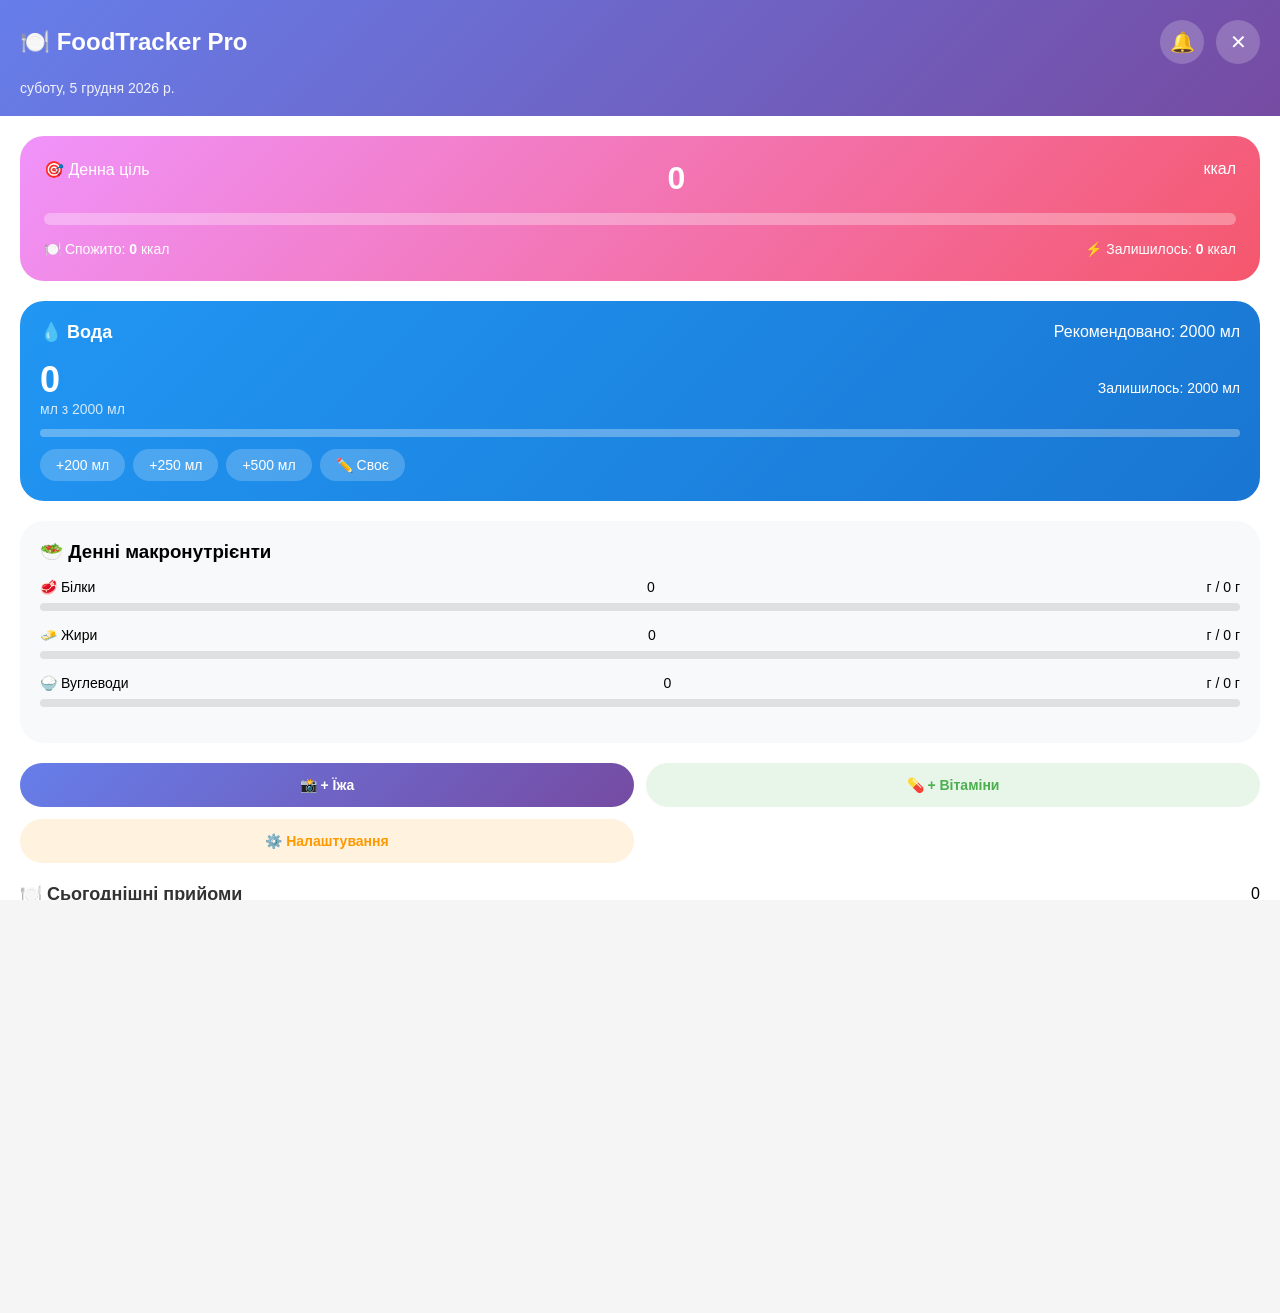
<file: webapp/index.html>
<!DOCTYPE html>
<html lang="uk">
<head>
    <meta charset="UTF-8">
    <meta name="viewport" content="width=device-width, initial-scale=1.0, viewport-fit=cover">
    <title>FoodTracker Pro</title>
    <style>
        * { margin: 0; padding: 0; box-sizing: border-box; }
        html, body { width: 100%; height: 100%; margin: 0; padding: 0; overflow-x: hidden; }
        body { font-family: -apple-system, BlinkMacSystemFont, 'Segoe UI', Roboto, Helvetica, Arial, sans-serif; background: #f5f5f5; min-height: 100vh; }
        .app-container { width: 100%; min-height: 100vh; background: white; padding-bottom: 80px; }
        
        /* Хедер */
        .header { background: linear-gradient(135deg, #667eea 0%, #764ba2 100%); color: white; padding: 20px; position: sticky; top: 0; z-index: 100; }
        .header-top { display: flex; justify-content: space-between; align-items: center; margin-bottom: 16px; }
        .header h1 { font-size: 24px; font-weight: 600; }
        .exit-btn { background: rgba(255,255,255,0.2); border: none; color: white; width: 44px; height: 44px; border-radius: 22px; font-size: 20px; cursor: pointer; transition: all 0.3s; }
        .exit-btn:hover { background: rgba(255,255,255,0.3); transform: scale(1.05); }
        .date-info { font-size: 14px; opacity: 0.9; }
        
        /* Картка калорій */
        .calorie-card { background: linear-gradient(135deg, #f093fb 0%, #f5576c 100%); margin: 20px; padding: 24px; border-radius: 24px; color: white; }
        .calorie-header { display: flex; justify-content: space-between; margin-bottom: 16px; }
        .calorie-goal { font-size: 32px; font-weight: bold; }
        .progress-bar { background: rgba(255,255,255,0.3); height: 12px; border-radius: 6px; overflow: hidden; margin: 16px 0; }
        .progress-fill { background: white; height: 100%; width: 0%; transition: width 0.5s ease; }
        .calorie-stats { display: flex; justify-content: space-between; font-size: 14px; }
        
        /* Картка води */
        .water-card { background: linear-gradient(135deg, #2196f3 0%, #1976d2 100%); margin: 20px; padding: 20px; border-radius: 24px; color: white; }
        .water-header { display: flex; justify-content: space-between; align-items: center; margin-bottom: 16px; }
        .water-header h3 { font-size: 18px; }
        .water-stats { display: flex; justify-content: space-between; align-items: center; }
        .water-amount { font-size: 36px; font-weight: bold; }
        .water-goal { font-size: 14px; opacity: 0.8; }
        .water-progress { background: rgba(255,255,255,0.3); height: 8px; border-radius: 4px; overflow: hidden; margin: 12px 0; }
        .water-fill { background: white; height: 100%; width: 0%; transition: width 0.5s ease; }
        .water-buttons { display: flex; gap: 8px; margin-top: 12px; }
        .water-btn { background: rgba(255,255,255,0.2); border: none; color: white; padding: 8px 16px; border-radius: 20px; cursor: pointer; font-size: 14px; }
        .water-btn:hover { background: rgba(255,255,255,0.3); }
        
        /* Картка макронутрієнтів */
        .macros-card { background: #f8f9fa; margin: 20px; padding: 20px; border-radius: 24px; }
        .macro-item { margin-bottom: 16px; }
        .macro-label { display: flex; justify-content: space-between; margin-bottom: 8px; font-size: 14px; }
        .macro-bar { background: #e0e0e0; height: 8px; border-radius: 4px; overflow: hidden; }
        .macro-fill { height: 100%; transition: width 0.5s ease; }
        .protein-fill { background: #4caf50; }
        .fat-fill { background: #ff9800; }
        .carbs-fill { background: #2196f3; }
        
        /* Кнопки дій */
        .action-buttons { display: grid; grid-template-columns: 1fr 1fr; gap: 12px; margin: 20px; }
        .action-btn { padding: 14px; border: none; border-radius: 28px; font-size: 14px; font-weight: 600; cursor: pointer; transition: all 0.3s; }
        .add-meal-btn { background: linear-gradient(135deg, #667eea, #764ba2); color: white; }
        .add-supplement-btn { background: #e8f5e9; color: #4caf50; }
        .add-water-btn { background: #e3f2fd; color: #2196f3; }
        
        /* Секції */
        .meals-section, .supplements-section { margin: 20px; }
        .section-header { display: flex; justify-content: space-between; align-items: center; margin-bottom: 16px; }
        .section-header h3 { font-size: 18px; color: #333; }
        .meal-item, .supplement-item { background: #f8f9fa; padding: 16px; border-radius: 16px; margin-bottom: 12px; }
        .meal-header { display: flex; justify-content: space-between; margin-bottom: 8px; }
        .meal-name { font-weight: 600; color: #333; }
        .meal-calories { font-weight: 600; color: #f5576c; }
        .meal-macros { display: flex; gap: 16px; font-size: 12px; color: #666; }
        .meal-feedback { background: #e8f5e9; padding: 8px 12px; border-radius: 12px; font-size: 12px; color: #2e7d32; margin-top: 8px; }
        
        /* Модальні вікна */
        .modal { display: none; position: fixed; top: 0; left: 0; right: 0; bottom: 0; background: rgba(0,0,0,0.5); z-index: 1000; align-items: center; justify-content: center; }
        .modal-content { background: white; border-radius: 24px; padding: 24px; max-width: 90%; width: 400px; max-height: 80vh; overflow-y: auto; }
        .modal-header { display: flex; justify-content: space-between; margin-bottom: 20px; }
        .close-modal { background: none; border: none; font-size: 24px; cursor: pointer; }
        .form-group { margin-bottom: 16px; }
        .form-group label { display: block; margin-bottom: 8px; font-weight: 500; }
        .form-group input, .form-group select { width: 100%; padding: 14px; border: 1px solid #ddd; border-radius: 12px; font-size: 16px; }
        .save-btn { width: 100%; padding: 14px; background: linear-gradient(135deg, #667eea, #764ba2); color: white; border: none; border-radius: 28px; font-size: 16px; font-weight: 600; cursor: pointer; margin-top: 16px; }
        .notification-bell { position: relative; cursor: pointer; background: rgba(255,255,255,0.2); border: none; width: 44px; height: 44px; border-radius: 22px; font-size: 20px; }
        .notification-badge { position: absolute; top: -5px; right: -5px; background: #ff4757; color: white; border-radius: 50%; width: 18px; height: 18px; font-size: 10px; display: flex; align-items: center; justify-content: center; }
        .empty-state { text-align: center; padding: 40px; color: #999; }
    </style>
</head>
<body>
    <div class="app-container">
        <div class="header">
            <div class="header-top">
                <h1>🍽️ FoodTracker Pro</h1>
                <div style="display: flex; gap: 12px;">
                    <button class="notification-bell" onclick="openNotifications()">🔔<span id="notificationBadge" class="notification-badge" style="display: none;">0</span></button>
                    <button class="exit-btn" onclick="closeApp()">✕</button>
                </div>
            </div>
            <div class="date-info" id="currentDate"></div>
        </div>

        <!-- Картка калорій -->
        <div class="calorie-card">
            <div class="calorie-header">
                <span>🎯 Денна ціль</span>
                <span class="calorie-goal" id="calorieGoal">0</span>
                <span>ккал</span>
            </div>
            <div class="progress-bar">
                <div class="progress-fill" id="calorieProgress" style="width: 0%"></div>
            </div>
            <div class="calorie-stats">
                <span>🍽️ Спожито: <strong id="consumedCalories">0</strong> ккал</span>
                <span>⚡ Залишилось: <strong id="remainingCalories">0</strong> ккал</span>
            </div>
        </div>

        <!-- Картка води -->
        <div class="water-card">
            <div class="water-header">
                <h3>💧 Вода</h3>
                <span>Рекомендовано: 2000 мл</span>
            </div>
            <div class="water-stats">
                <div>
                    <div class="water-amount" id="waterAmount">0</div>
                    <div class="water-goal">мл з 2000 мл</div>
                </div>
                <div style="font-size: 14px;" id="waterRemaining">Залишилось: 2000 мл</div>
            </div>
            <div class="water-progress">
                <div class="water-fill" id="waterProgress" style="width: 0%"></div>
            </div>
            <div class="water-buttons">
                <button class="water-btn" onclick="addWaterAmount(200)">+200 мл</button>
                <button class="water-btn" onclick="addWaterAmount(250)">+250 мл</button>
                <button class="water-btn" onclick="addWaterAmount(500)">+500 мл</button>
                <button class="water-btn" onclick="addWaterCustom()">✏️ Своє</button>
            </div>
        </div>

        <!-- Макронутрієнти -->
        <div class="macros-card">
            <h3 style="margin-bottom: 16px;">🥗 Денні макронутрієнти</h3>
            <div class="macro-item">
                <div class="macro-label"><span>🥩 Білки</span><span id="proteinValue">0</span><span>г / <span id="proteinGoal">0</span> г</span></div>
                <div class="macro-bar"><div class="macro-fill protein-fill" id="proteinBar" style="width: 0%"></div></div>
            </div>
            <div class="macro-item">
                <div class="macro-label"><span>🧈 Жири</span><span id="fatValue">0</span><span>г / <span id="fatGoal">0</span> г</span></div>
                <div class="macro-bar"><div class="macro-fill fat-fill" id="fatBar" style="width: 0%"></div></div>
            </div>
            <div class="macro-item">
                <div class="macro-label"><span>🍚 Вуглеводи</span><span id="carbsValue">0</span><span>г / <span id="carbsGoal">0</span> г</span></div>
                <div class="macro-bar"><div class="macro-fill carbs-fill" id="carbsBar" style="width: 0%"></div></div>
            </div>
        </div>

        <!-- Кнопки дій -->
        <div class="action-buttons">
            <button class="action-btn add-meal-btn" onclick="addMeal()">📸 + Їжа</button>
            <button class="action-btn add-supplement-btn" onclick="addSupplement()">💊 + Вітаміни</button>
            <button class="action-btn" style="background: #fff3e0; color: #ff9800;" onclick="openSettings()">⚙️ Налаштування</button>
        </div>

        <!-- Список прийомів їжі -->
        <div class="meals-section">
            <div class="section-header"><h3>🍽️ Сьогоднішні прийоми</h3><span id="mealsCount">0</span></div>
            <div id="mealsList"><div class="empty-state"><span>🍽️</span><p>Ще немає прийомів їжі</p></div></div>
        </div>

        <!-- Вітаміни та добавки -->
        <div class="supplements-section">
            <div class="section-header"><h3>💊 Вітаміни та добавки</h3><span id="supplementsCount">0</span></div>
            <div id="supplementsList"><div class="empty-state"><span>💊</span><p>Ще немає добавок</p></div></div>
        </div>
    </div>

    <!-- Модальне вікно налаштувань -->
    <div id="settingsModal" class="modal">
        <div class="modal-content">
            <div class="modal-header"><h3>⚙️ Налаштування профілю</h3><button class="close-modal" onclick="closeSettings()">×</button></div>
            <div class="form-group"><label>👤 Вік (років)</label><input type="number" id="age" placeholder="25"></div>
            <div class="form-group"><label>⚧ Стать</label><select id="gender"><option value="male">Чоловік</option><option value="female">Жінка</option></select></div>
            <div class="form-group"><label>📏 Зріст (см)</label><input type="number" id="height" placeholder="170"></div>
            <div class="form-group"><label>⚖️ Вага (кг)</label><input type="number" id="weight" step="0.1" placeholder="70"></div>
            <div class="form-group"><label>🏃 Рівень активності</label><select id="activityLevel"><option value="sedentary">Сидячий</option><option value="light">Легкий</option><option value="moderate">Помірний</option><option value="active">Високий</option><option value="very_active">Дуже високий</option></select></div>
            <div class="form-group"><label>🎯 Моя ціль</label><select id="goal"><option value="lose">🏃 Схуднення</option><option value="maintain">⚖️ Підтримка</option><option value="gain">💪 Набір маси</option></select></div>
            <button class="save-btn" onclick="saveProfile()">💾 Зберегти зміни</button>
        </div>
    </div>

    <!-- Модальне вікно нагадувань -->
    <div id="notificationsModal" class="modal">
        <div class="modal-content">
            <div class="modal-header"><h3>⏰ Нагадування</h3><button class="close-modal" onclick="closeNotifications()">×</button></div>
            <div id="notificationsList"><div style="display: flex; gap: 8px; margin-bottom: 12px;"><input type="time" class="notif-time" style="flex:1; padding:12px; border-radius:12px; border:1px solid #ddd;"><button onclick="this.parentElement.remove()" style="background:#ff4757; color:white; border:none; padding:12px; border-radius:12px;">🗑️</button></div></div>
            <button class="save-btn" onclick="addNotificationRow()" style="background:#667eea; margin-bottom:12px;">+ Додати час</button>
            <button class="save-btn" onclick="saveNotifications()">💾 Зберегти нагадування</button>
        </div>
    </div>

    <script>
        const telegramId = new URLSearchParams(window.location.search).get('user_id');
        let currentData = { meals: [], supplements: [], water: 0, user: null, notifications: [] };
        let waterAmount = 0;
        const WATER_GOAL = 2000;

        document.getElementById('currentDate').innerText = new Date().toLocaleDateString('uk-UA', { weekday: 'long', year: 'numeric', month: 'long', day: 'numeric' });

        function closeApp() { if (window.Telegram?.WebApp) window.Telegram.WebApp.close(); else alert("Закрийте цю вкладку"); }
        function addMeal() { window.location.href = `/add-meal?user_id=${telegramId}`; }
        function openSettings() { document.getElementById('settingsModal').style.display = 'flex'; if (currentData.user) { document.getElementById('age').value = currentData.user.age || ''; document.getElementById('gender').value = currentData.user.gender || 'male'; document.getElementById('height').value = currentData.user.height || ''; document.getElementById('weight').value = currentData.user.weight || ''; document.getElementById('activityLevel').value = currentData.user.activity_level || 'moderate'; document.getElementById('goal').value = currentData.user.goal || 'maintain'; } }
        function closeSettings() { document.getElementById('settingsModal').style.display = 'none'; }
        function openNotifications() { document.getElementById('notificationsModal').style.display = 'flex'; loadNotificationsUI(); }
        function closeNotifications() { document.getElementById('notificationsModal').style.display = 'none'; }
        function addNotificationRow() { const c = document.getElementById('notificationsList'); const d = document.createElement('div'); d.style.display = 'flex'; d.style.gap = '8px'; d.style.marginBottom = '12px'; d.innerHTML = `<input type="time" class="notif-time" style="flex:1; padding:12px; border-radius:12px; border:1px solid #ddd;"><button onclick="this.parentElement.remove()" style="background:#ff4757; color:white; border:none; padding:12px; border-radius:12px;">🗑️</button>`; c.appendChild(d); }
        
        function loadNotificationsUI() { const c = document.getElementById('notificationsList'); c.innerHTML = ''; if (currentData.notifications.length === 0) addNotificationRow(); else currentData.notifications.forEach(t => { const d = document.createElement('div'); d.style.display = 'flex'; d.style.gap = '8px'; d.style.marginBottom = '12px'; d.innerHTML = `<input type="time" class="notif-time" value="${t}" style="flex:1; padding:12px; border-radius:12px; border:1px solid #ddd;"><button onclick="this.parentElement.remove()" style="background:#ff4757; color:white; border:none; padding:12px; border-radius:12px;">🗑️</button>`; c.appendChild(d); }); }
        
        async function saveNotifications() { const times = []; document.querySelectorAll('.notif-time').forEach(i => { if (i.value) times.push(i.value); }); currentData.notifications = times; localStorage.setItem(`notifications_${telegramId}`, JSON.stringify(times)); await fetch(`/api/notifications/${telegramId}`, { method: 'POST', headers: { 'Content-Type': 'application/json' }, body: JSON.stringify({ times }) }); alert('✅ Нагадування збережено!'); closeNotifications(); updateNotificationBadge(); }
        
        function updateNotificationBadge() { const badge = document.getElementById('notificationBadge'); if (currentData.notifications?.length > 0) { badge.style.display = 'flex'; badge.innerText = currentData.notifications.length; } else badge.style.display = 'none'; }
        
        // Вода
        async function addWaterAmount(ml) { await saveWater(waterAmount + ml); }
        async function addWaterCustom() { const amount = prompt("💧 Скільки води випили? (мл)", "250"); if (amount && !isNaN(amount)) await saveWater(waterAmount + parseInt(amount)); }
        
        async function saveWater(total) { waterAmount = total; localStorage.setItem(`water_${telegramId}`, waterAmount); await fetch(`/api/water/${telegramId}`, { method: 'POST', headers: { 'Content-Type': 'application/json' }, body: JSON.stringify({ amount: 0, total: waterAmount }) }); updateWaterDisplay(); }
        
        function updateWaterDisplay() { const percent = (waterAmount / WATER_GOAL) * 100; document.getElementById('waterAmount').innerText = waterAmount; document.getElementById('waterRemaining').innerText = `Залишилось: ${Math.max(0, WATER_GOAL - waterAmount)} мл`; document.getElementById('waterProgress').style.width = Math.min(percent, 100) + '%'; }
        
        async function saveProfile() {
            const profile = { age: parseInt(document.getElementById('age').value) || 0, gender: document.getElementById('gender').value, height: parseInt(document.getElementById('height').value) || 0, weight: parseFloat(document.getElementById('weight').value) || 0, activity_level: document.getElementById('activityLevel').value, goal: document.getElementById('goal').value };
            const response = await fetch(`/api/user/${telegramId}`, { method: 'POST', headers: { 'Content-Type': 'application/json' }, body: JSON.stringify(profile) });
            if (response.ok) { alert('✅ Профіль збережено!'); closeSettings(); loadData(); } else alert('❌ Помилка');
        }
        
        function addSupplement() { const name = prompt("💊 Введіть назву:", "Лляна олія"); if (name) { currentData.supplements.push({ name, created_at: new Date().toISOString() }); localStorage.setItem(`supplements_${telegramId}`, JSON.stringify(currentData.supplements)); renderSupplements(); alert(`✅ ${name} додано!`); } }
        
        function renderSupplements() { const container = document.getElementById('supplementsList'); document.getElementById('supplementsCount').innerText = currentData.supplements.length; if (currentData.supplements.length === 0) { container.innerHTML = '<div class="empty-state"><span>💊</span><p>Ще немає добавок</p></div>'; return; } container.innerHTML = currentData.supplements.map(s => `<div class="supplement-item"><div style="display:flex; justify-content:space-between;"><span>💊 ${s.name}</span><span style="font-size:12px; color:#999;">${new Date(s.created_at).toLocaleTimeString()}</span></div></div>`).join(''); }
        
        function loadFromLocalStorage() {
            const savedMeals = localStorage.getItem(`meals_${telegramId}`); if (savedMeals) { currentData.meals = JSON.parse(savedMeals); renderMeals(); }
            const savedSupplements = localStorage.getItem(`supplements_${telegramId}`); if (savedSupplements) { currentData.supplements = JSON.parse(savedSupplements); renderSupplements(); }
            const savedWater = localStorage.getItem(`water_${telegramId}`); if (savedWater) { waterAmount = parseInt(savedWater); updateWaterDisplay(); }
            const savedNotifications = localStorage.getItem(`notifications_${telegramId}`); if (savedNotifications) currentData.notifications = JSON.parse(savedNotifications);
        }
        
        async function loadData() {
            try {
                const userRes = await fetch(`/api/user/${telegramId}`); const userData = await userRes.json();
                if (!userData.error) { currentData.user = userData; document.getElementById('calorieGoal').innerText = Math.round(userData.daily_calorie_goal) || 2000; const macros = calculateMacros(userData); document.getElementById('proteinGoal').innerText = macros.protein; document.getElementById('fatGoal').innerText = macros.fat; document.getElementById('carbsGoal').innerText = macros.carbs; }
                const mealsRes = await fetch(`/api/meals/${telegramId}`); const meals = await mealsRes.json();
                if (!meals.error) { currentData.meals = meals; localStorage.setItem(`meals_${telegramId}`, JSON.stringify(meals)); renderMeals(); calculateTotals(meals, currentData.user); } else { loadFromLocalStorage(); calculateTotals(currentData.meals, currentData.user); }
                const waterRes = await fetch(`/api/water/${telegramId}`); const waterData = await waterRes.json(); if (waterData.total) { waterAmount = waterData.total; updateWaterDisplay(); }
            } catch (error) { console.error(error); loadFromLocalStorage(); calculateTotals(currentData.meals, currentData.user); }
        }
        
        function calculateMacros(user) { const calories = user?.daily_calorie_goal || 2000, weight = user?.weight || 70, goal = user?.goal || 'maintain'; let ppk = 1.8; if (goal === 'gain') ppk = 2.0; if (goal === 'lose') ppk = 2.2; const protein = Math.round(weight * ppk), fat = Math.round((calories * 0.28) / 9), carbs = Math.round((calories - (protein * 4) - (fat * 9)) / 4); return { protein, fat, carbs }; }
        
        function renderMeals() { const container = document.getElementById('mealsList'); document.getElementById('mealsCount').innerText = currentData.meals.length; if (currentData.meals.length === 0) { container.innerHTML = '<div class="empty-state"><span>🍽️</span><p>Ще немає прийомів їжі</p></div>'; return; } container.innerHTML = currentData.meals.map(m => `<div class="meal-item"><div class="meal-header"><span class="meal-name">${m.name}</span><span class="meal-calories">${m.calories} ккал</span></div><div class="meal-macros"><span>🥩 ${m.protein || 0}г</span><span>🧈 ${m.fat || 0}г</span><span>🍚 ${m.carbs || 0}г</span></div>${m.feedback ? `<div class="meal-feedback">💡 ${m.feedback}</div>` : ''}<div style="font-size:11px; color:#999; margin-top:8px;">${new Date(m.created_at).toLocaleTimeString()}</div></div>`).join(''); }
        
        function calculateTotals(meals, user) { let totalCalories = 0, totalProtein = 0, totalFat = 0, totalCarbs = 0; meals.forEach(m => { totalCalories += m.calories || 0; totalProtein += m.protein || 0; totalFat += m.fat || 0; totalCarbs += m.carbs || 0; }); const goal = user?.daily_calorie_goal || 2000, remaining = Math.max(0, goal - totalCalories), progress = (totalCalories / goal) * 100; document.getElementById('consumedCalories').innerText = totalCalories; document.getElementById('remainingCalories').innerText = Math.round(remaining); document.getElementById('calorieProgress').style.width = Math.min(progress, 100) + '%'; document.getElementById('proteinValue').innerText = totalProtein; document.getElementById('fatValue').innerText = totalFat; document.getElementById('carbsValue').innerText = totalCarbs; const macros = calculateMacros(user); document.getElementById('proteinBar').style.width = Math.min((totalProtein / macros.protein) * 100, 100) + '%'; document.getElementById('fatBar').style.width = Math.min((totalFat / macros.fat) * 100, 100) + '%'; document.getElementById('carbsBar').style.width = Math.min((totalCarbs / macros.carbs) * 100, 100) + '%'; }
        
        if (telegramId) { loadData(); setInterval(loadData, 30000); updateNotificationBadge(); }
    </script>
</body>
</html>
</file>
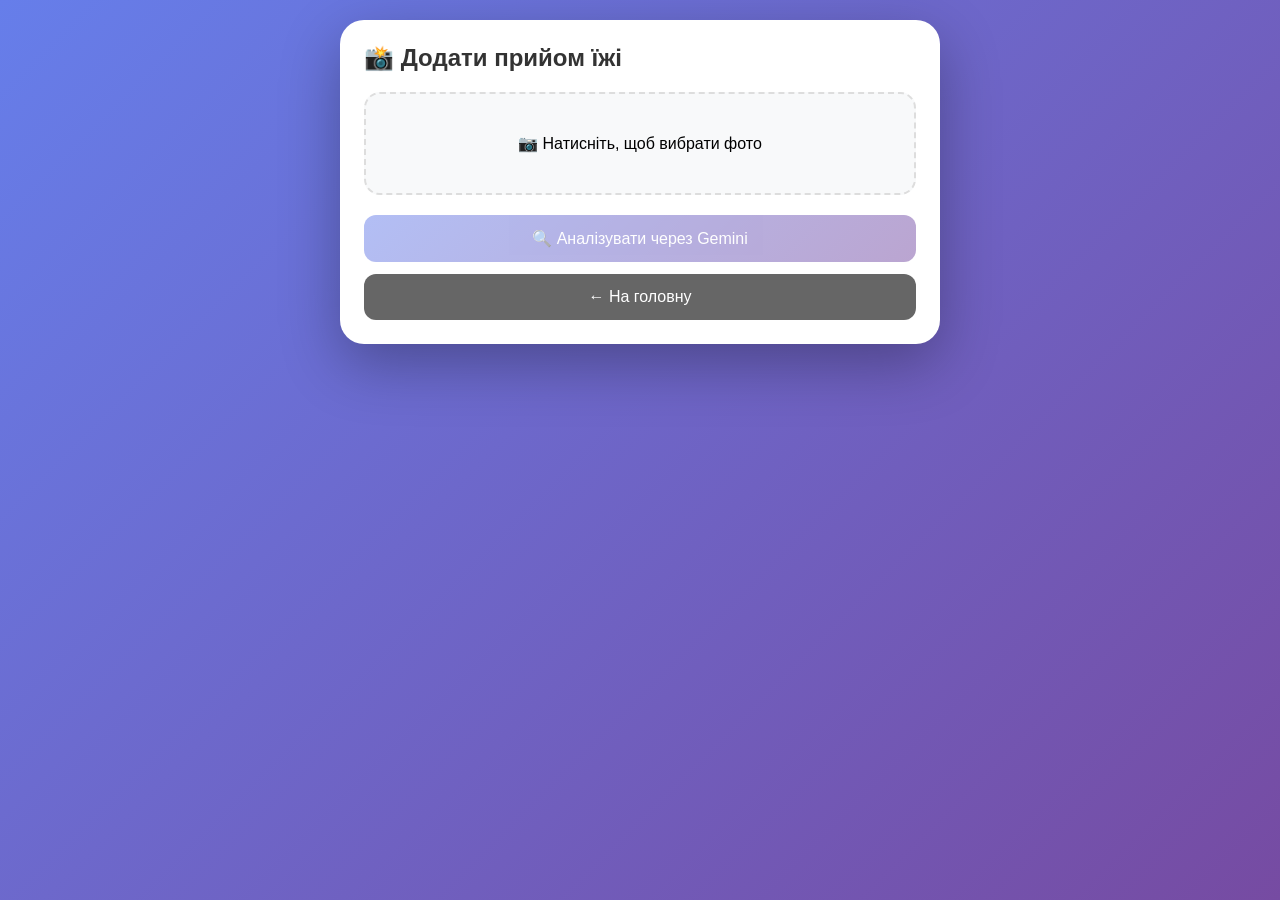
<file: webapp/add_meal.html>
<!DOCTYPE html>
<html lang="uk">
<head>
    <meta charset="UTF-8">
    <meta name="viewport" content="width=device-width, initial-scale=1.0, viewport-fit=cover">
    <title>Додати прийом їжі</title>
    <style>
        * { margin: 0; padding: 0; box-sizing: border-box; }
        body {
            font-family: -apple-system, BlinkMacSystemFont, 'Segoe UI', Roboto, Helvetica, Arial, sans-serif;
            background: linear-gradient(135deg, #667eea 0%, #764ba2 100%);
            min-height: 100vh;
            padding: 20px;
        }
        .container {
            max-width: 600px;
            margin: 0 auto;
            background: white;
            border-radius: 24px;
            padding: 24px;
            box-shadow: 0 20px 60px rgba(0,0,0,0.3);
        }
        h1 { color: #333; margin-bottom: 20px; font-size: 24px; }
        .camera-area {
            background: #f8f9fa;
            border-radius: 16px;
            padding: 40px;
            text-align: center;
            border: 2px dashed #ddd;
            cursor: pointer;
            margin-bottom: 20px;
            transition: all 0.3s;
        }
        .camera-area:hover { border-color: #667eea; background: #f0f0f0; }
        #photoPreview {
            max-width: 100%;
            border-radius: 16px;
            margin-bottom: 20px;
            display: none;
        }
        button {
            background: linear-gradient(135deg, #667eea, #764ba2);
            color: white;
            border: none;
            padding: 14px 24px;
            border-radius: 12px;
            font-size: 16px;
            cursor: pointer;
            width: 100%;
            font-weight: 500;
            transition: all 0.3s;
        }
        button:hover { opacity: 0.9; transform: translateY(-1px); }
        button:disabled { opacity: 0.5; cursor: not-allowed; transform: none; }
        .result {
            margin-top: 20px;
            padding: 16px;
            background: #f8f9fa;
            border-radius: 16px;
            display: none;
        }
        .loading {
            text-align: center;
            color: #667eea;
            padding: 20px;
        }
        .spinner {
            width: 40px;
            height: 40px;
            border: 3px solid #e0e0e0;
            border-top-color: #667eea;
            border-radius: 50%;
            animation: spin 1s linear infinite;
            margin: 0 auto 12px;
        }
        @keyframes spin { to { transform: rotate(360deg); } }
        .field {
            margin-bottom: 12px;
        }
        .field label {
            display: block;
            font-weight: 500;
            margin-bottom: 4px;
            color: #666;
            font-size: 14px;
        }
        .field input {
            width: 100%;
            padding: 10px 12px;
            border: 1px solid #ddd;
            border-radius: 8px;
            font-size: 16px;
        }
        .field input:focus { outline: none; border-color: #667eea; }
        .feedback {
            background: #e8f5e9;
            padding: 12px;
            border-radius: 8px;
            color: #2e7d32;
            margin-top: 12px;
            font-size: 14px;
        }
        .back-btn {
            background: #666;
            margin-top: 12px;
        }
        .action-buttons {
            display: flex;
            gap: 12px;
            margin-top: 16px;
        }
        .action-buttons button { flex: 1; }
        .save-btn { background: #4caf50; }
        .retake-btn { background: #ff9800; }
    </style>
</head>
<body>
    <div class="container">
        <h1>📸 Додати прийом їжі</h1>
        
        <div class="camera-area" onclick="document.getElementById('photoInput').click()">
            📷 Натисніть, щоб вибрати фото
            <input type="file" id="photoInput" accept="image/*" style="display: none">
        </div>
        
        <img id="photoPreview">
        
        <button id="analyzeBtn" onclick="analyzePhoto()" disabled>🔍 Аналізувати через Gemini</button>
        
        <div id="result" class="result">
            <h3 style="margin-bottom: 12px;">📊 Результат аналізу</h3>
            <div id="resultContent"></div>
            <div class="action-buttons">
                <button id="saveBtn" class="save-btn" onclick="saveMeal()" style="display: none;">✅ Зберегти прийом</button>
                <button id="retakeBtn" class="retake-btn" onclick="resetForm()" style="display: none;">🔄 Нове фото</button>
            </div>
        </div>
        
        <button class="back-btn" onclick="goBack()">← На головну</button>
    </div>
    
    <script>
        const telegramId = new URLSearchParams(window.location.search).get('user_id');
        let currentAnalysis = null;
        let currentPhotoFile = null;
        
        // Зберігаємо дані в sessionStorage на випадок перезавантаження
        if (!telegramId) {
            alert('Помилка: не знайдено ID користувача');
        }
        
        document.getElementById('photoInput').onchange = async (e) => {
            const file = e.target.files[0];
            if (!file) return;
            
            currentPhotoFile = file;
            
            // Показуємо прев'ю
            const reader = new FileReader();
            reader.onload = (e) => {
                const preview = document.getElementById('photoPreview');
                preview.src = e.target.result;
                preview.style.display = 'block';
            };
            reader.readAsDataURL(file);
            
            // Активуємо кнопку аналізу
            document.getElementById('analyzeBtn').disabled = false;
            
            // Ховаємо попередній результат
            document.getElementById('result').style.display = 'none';
        };
        
        async function analyzePhoto() {
            if (!currentPhotoFile) return;
            
            const formData = new FormData();
            formData.append('photo', currentPhotoFile);
            
            // Показуємо результат з завантаженням
            document.getElementById('result').style.display = 'block';
            document.getElementById('resultContent').innerHTML = `
                <div class="loading">
                    <div class="spinner"></div>
                    <p>🔍 Аналіз через Gemini 2.5 Flash...</p>
                    <p style="font-size: 12px; color: #999;">Зачекайте 3-5 секунд</p>
                </div>
            `;
            document.getElementById('saveBtn').style.display = 'none';
            document.getElementById('retakeBtn').style.display = 'none';
            document.getElementById('analyzeBtn').disabled = true;
            
            try {
                const response = await fetch('/api/analyze', {
                    method: 'POST',
                    body: formData
                });
                
                if (!response.ok) {
                    throw new Error(`HTTP ${response.status}`);
                }
                
                const data = await response.json();
                currentAnalysis = data;
                
                // Зберігаємо аналіз в sessionStorage (на випадок перезавантаження)
                sessionStorage.setItem('pendingAnalysis', JSON.stringify({
                    analysis: data,
                    timestamp: Date.now()
                }));
                
                document.getElementById('resultContent').innerHTML = `
                    <div class="field">
                        <label>🍽️ Страва</label>
                        <input type="text" id="mealName" value="${escapeHtml(data.name || 'Невідомо')}">
                    </div>
                    <div class="field">
                        <label>🔥 Калорії (ккал)</label>
                        <input type="number" id="mealCalories" value="${data.calories || 0}">
                    </div>
                    <div class="field">
                        <label>🥩 Білки (г)</label>
                        <input type="number" id="mealProtein" value="${data.protein || 0}" step="0.1">
                    </div>
                    <div class="field">
                        <label>🧈 Жири (г)</label>
                        <input type="number" id="mealFat" value="${data.fat || 0}" step="0.1">
                    </div>
                    <div class="field">
                        <label>🍚 Вуглеводи (г)</label>
                        <input type="number" id="mealCarbs" value="${data.carbs || 0}" step="0.1">
                    </div>
                    <div class="feedback">
                        💡 ${escapeHtml(data.feedback || 'Гарний вибір!')}
                    </div>
                `;
                document.getElementById('saveBtn').style.display = 'block';
                document.getElementById('retakeBtn').style.display = 'block';
                
            } catch (error) {
                console.error('Analysis error:', error);
                document.getElementById('resultContent').innerHTML = `
                    <div style="color: red; text-align: center; padding: 20px;">
                        ❌ Помилка аналізу: ${error.message}<br>
                        Спробуйте ще раз
                    </div>
                `;
                document.getElementById('retakeBtn').style.display = 'block';
                document.getElementById('analyzeBtn').disabled = false;
            }
        }
        
        async function saveMeal() {
            const mealData = {
                telegram_id: parseInt(telegramId),
                name: document.getElementById('mealName')?.value || 'Невідомо',
                calories: parseInt(document.getElementById('mealCalories')?.value) || 0,
                protein: parseFloat(document.getElementById('mealProtein')?.value) || 0,
                fat: parseFloat(document.getElementById('mealFat')?.value) || 0,
                carbs: parseFloat(document.getElementById('mealCarbs')?.value) || 0,
                feedback: currentAnalysis?.feedback || ''
            };
            
            // Показуємо завантаження
            document.getElementById('saveBtn').innerHTML = '💾 Збереження...';
            document.getElementById('saveBtn').disabled = true;
            
            try {
                const response = await fetch('/api/meals', {
                    method: 'POST',
                    headers: { 'Content-Type': 'application/json' },
                    body: JSON.stringify(mealData)
                });
                
                if (response.ok) {
                    // Очищаємо sessionStorage
                    sessionStorage.removeItem('pendingAnalysis');
                    // Показуємо повідомлення і перенаправляємо
                    alert('✅ Прийом збережено!');
                    window.location.href = `/?user_id=${telegramId}`;
                } else {
                    const error = await response.json();
                    alert('❌ Помилка збереження: ' + (error.error || 'невідома помилка'));
                    document.getElementById('saveBtn').innerHTML = '✅ Зберегти прийом';
                    document.getElementById('saveBtn').disabled = false;
                }
            } catch (error) {
                console.error('Save error:', error);
                alert('❌ Помилка збереження: ' + error.message);
                document.getElementById('saveBtn').innerHTML = '✅ Зберегти прийом';
                document.getElementById('saveBtn').disabled = false;
            }
        }
        
        function resetForm() {
            // Скидаємо всі поля
            currentPhotoFile = null;
            currentAnalysis = null;
            document.getElementById('photoPreview').style.display = 'none';
            document.getElementById('photoPreview').src = '';
            document.getElementById('photoInput').value = '';
            document.getElementById('result').style.display = 'none';
            document.getElementById('analyzeBtn').disabled = true;
            sessionStorage.removeItem('pendingAnalysis');
        }
        
        function goBack() {
            window.location.href = `/?user_id=${telegramId}`;
        }
        
        function escapeHtml(text) {
            const div = document.createElement('div');
            div.textContent = text;
            return div.innerHTML;
        }
        
        // Відновлюємо аналіз після перезавантаження (якщо є)
        const pending = sessionStorage.getItem('pendingAnalysis');
        if (pending) {
            try {
                const data = JSON.parse(pending);
                if (data.analysis && (Date.now() - data.timestamp) < 600000) { // 10 хвилин
                    currentAnalysis = data.analysis;
                    document.getElementById('result').style.display = 'block';
                    document.getElementById('resultContent').innerHTML = `
                        <div class="field">
                            <label>🍽️ Страва</label>
                            <input type="text" id="mealName" value="${escapeHtml(currentAnalysis.name || 'Невідомо')}">
                        </div>
                        <div class="field">
                            <label>🔥 Калорії (ккал)</label>
                            <input type="number" id="mealCalories" value="${currentAnalysis.calories || 0}">
                        </div>
                        <div class="field">
                            <label>🥩 Білки (г)</label>
                            <input type="number" id="mealProtein" value="${currentAnalysis.protein || 0}" step="0.1">
                        </div>
                        <div class="field">
                            <label>🧈 Жири (г)</label>
                            <input type="number" id="mealFat" value="${currentAnalysis.fat || 0}" step="0.1">
                        </div>
                        <div class="field">
                            <label>🍚 Вуглеводи (г)</label>
                            <input type="number" id="mealCarbs" value="${currentAnalysis.carbs || 0}" step="0.1">
                        </div>
                        <div class="feedback">💡 ${escapeHtml(currentAnalysis.feedback || 'Гарний вибір!')}</div>
                    `;
                    document.getElementById('saveBtn').style.display = 'block';
                    document.getElementById('retakeBtn').style.display = 'block';
                }
            } catch(e) {}
        }
    </script>
</body>
</html>
</file>
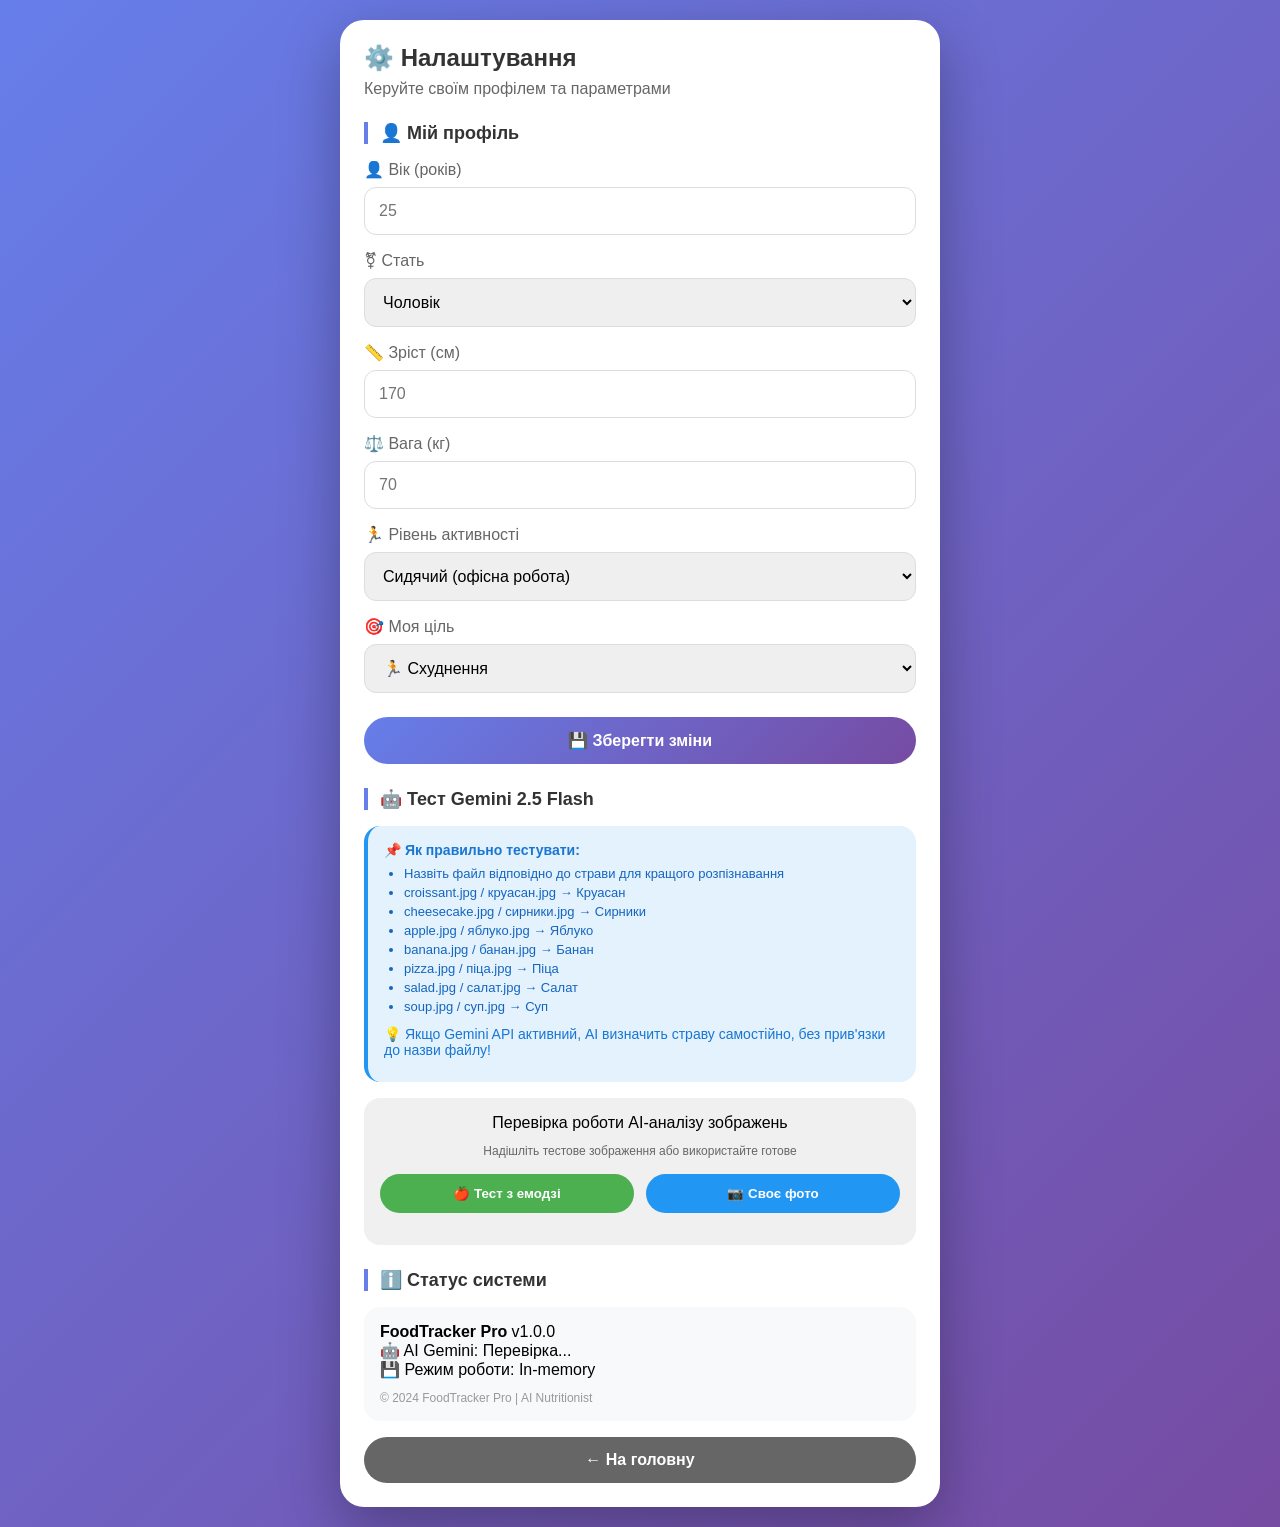
<file: webapp/settings.html>
<!DOCTYPE html>
<html lang="uk">
<head>
    <meta charset="UTF-8">
    <meta name="viewport" content="width=device-width, initial-scale=1.0, viewport-fit=cover">
    <title>Налаштування - FoodTracker Pro</title>
    <style>
        * { margin: 0; padding: 0; box-sizing: border-box; }
        body {
            font-family: -apple-system, BlinkMacSystemFont, 'Segoe UI', Roboto, Helvetica, Arial, sans-serif;
            background: linear-gradient(135deg, #667eea 0%, #764ba2 100%);
            min-height: 100vh;
            padding: 20px;
        }
        .container {
            max-width: 600px;
            margin: 0 auto;
            background: white;
            border-radius: 24px;
            padding: 24px;
            box-shadow: 0 20px 60px rgba(0,0,0,0.3);
        }
        h1 { color: #333; margin-bottom: 8px; font-size: 24px; }
        h2 { color: #333; margin: 24px 0 16px 0; font-size: 18px; border-left: 4px solid #667eea; padding-left: 12px; }
        .form-group { margin-bottom: 16px; }
        .form-group label { display: block; margin-bottom: 8px; font-weight: 500; color: #666; }
        .form-group input, .form-group select {
            width: 100%; padding: 14px; border: 1px solid #ddd; border-radius: 12px; font-size: 16px;
            transition: all 0.3s;
        }
        .form-group input:focus, .form-group select:focus {
            outline: none; border-color: #667eea; box-shadow: 0 0 0 3px rgba(102,126,234,0.1);
        }
        .save-btn {
            width: 100%; padding: 14px; background: linear-gradient(135deg, #667eea, #764ba2);
            color: white; border: none; border-radius: 28px; font-size: 16px; font-weight: 600;
            cursor: pointer; margin-top: 8px; transition: all 0.3s;
        }
        .save-btn:hover { opacity: 0.9; transform: translateY(-1px); }
        .test-btn {
            width: 100%; padding: 14px; background: #ff9800; color: white;
            border: none; border-radius: 28px; font-size: 16px; font-weight: 600;
            cursor: pointer; margin: 8px 0; transition: all 0.3s;
        }
        .test-btn:hover { opacity: 0.9; transform: translateY(-1px); }
        .test-result {
            background: #f8f9fa; border-radius: 16px; padding: 16px;
            margin-top: 16px; display: none;
        }
        .test-result.success { background: #e8f5e9; color: #2e7d32; }
        .test-result.error { background: #ffebee; color: #c62828; }
        .test-result.loading { background: #e3f2fd; color: #1976d2; }
        .back-btn { background: #666; margin-top: 16px; }
        .status-badge {
            display: inline-block; padding: 4px 12px; border-radius: 20px;
            font-size: 12px; margin-left: 8px;
        }
        .status-badge.active { background: #4caf50; color: white; }
        .status-badge.inactive { background: #f44336; color: white; }
        .info-box {
            background: #e3f2fd; border-radius: 16px; padding: 16px; margin: 16px 0;
            border-left: 4px solid #2196f3;
        }
        .info-box p { font-size: 14px; color: #1976d2; margin-bottom: 8px; }
        .info-box ul { margin-left: 20px; font-size: 13px; color: #1565c0; }
        .info-box li { margin: 4px 0; }
        button { transition: all 0.3s; cursor: pointer; }
        .water-buttons { display: flex; gap: 8px; margin-top: 12px; flex-wrap: wrap; }
        .water-btn { background: #e3f2fd; color: #2196f3; border: none; padding: 10px 16px; border-radius: 20px; cursor: pointer; font-size: 14px; }
        .water-btn:hover { background: #bbdef5; }
    </style>
</head>
<body>
    <div class="container">
        <h1>⚙️ Налаштування</h1>
        <p style="color: #666; margin-bottom: 20px;">Керуйте своїм профілем та параметрами</p>
        
        <!-- Профіль користувача -->
        <h2>👤 Мій профіль</h2>
        <form id="profileForm">
            <div class="form-group">
                <label>👤 Вік (років)</label>
                <input type="number" id="age" placeholder="25">
            </div>
            <div class="form-group">
                <label>⚧ Стать</label>
                <select id="gender">
                    <option value="male">Чоловік</option>
                    <option value="female">Жінка</option>
                </select>
            </div>
            <div class="form-group">
                <label>📏 Зріст (см)</label>
                <input type="number" id="height" placeholder="170">
            </div>
            <div class="form-group">
                <label>⚖️ Вага (кг)</label>
                <input type="number" id="weight" step="0.1" placeholder="70">
            </div>
            <div class="form-group">
                <label>🏃 Рівень активності</label>
                <select id="activityLevel">
                    <option value="sedentary">Сидячий (офісна робота)</option>
                    <option value="light">Легкий (1-3 тренування)</option>
                    <option value="moderate">Помірний (3-5 тренувань)</option>
                    <option value="active">Високий (6-7 тренувань)</option>
                    <option value="very_active">Дуже високий (фізична робота)</option>
                </select>
            </div>
            <div class="form-group">
                <label>🎯 Моя ціль</label>
                <select id="goal">
                    <option value="lose">🏃 Схуднення</option>
                    <option value="maintain">⚖️ Підтримка ваги</option>
                    <option value="gain">💪 Набір м'язової маси</option>
                </select>
            </div>
            <button type="submit" class="save-btn">💾 Зберегти зміни</button>
        </form>
        
        <!-- Тест Gemini -->
        <h2>🤖 Тест Gemini 2.5 Flash</h2>
        <div class="info-box">
            <p>📌 <strong>Як правильно тестувати:</strong></p>
            <ul>
                <li>Назвіть файл відповідно до страви для кращого розпізнавання</li>
                <li>croissant.jpg / круасан.jpg → Круасан</li>
                <li>cheesecake.jpg / сирники.jpg → Сирники</li>
                <li>apple.jpg / яблуко.jpg → Яблуко</li>
                <li>banana.jpg / банан.jpg → Банан</li>
                <li>pizza.jpg / піца.jpg → Піца</li>
                <li>salad.jpg / салат.jpg → Салат</li>
                <li>soup.jpg / суп.jpg → Суп</li>
            </ul>
            <p style="margin-top: 12px;">💡 Якщо Gemini API активний, AI визначить страву самостійно, без прив'язки до назви файлу!</p>
        </div>
        
        <div style="background: #f0f0f0; border-radius: 16px; padding: 16px; margin: 8px 0; text-align: center;">
            <p style="margin-bottom: 12px;">Перевірка роботи AI-аналізу зображень</p>
            <p style="font-size: 12px; color: #666; margin-bottom: 16px;">Надішліть тестове зображення або використайте готове</p>
            
            <div style="display: flex; gap: 12px; margin-bottom: 16px; flex-wrap: wrap;">
                <button onclick="testWithEmoji()" style="flex: 1; background: #4caf50; padding: 12px; border: none; border-radius: 28px; color: white; font-weight: 600; cursor: pointer;">🍎 Тест з емодзі</button>
                <button onclick="document.getElementById('testPhoto').click()" style="flex: 1; background: #2196f3; padding: 12px; border: none; border-radius: 28px; color: white; font-weight: 600; cursor: pointer;">📷 Своє фото</button>
            </div>
            
            <input type="file" id="testPhoto" accept="image/*" style="display: none;">
            
            <div id="testResult" class="test-result"></div>
        </div>
        
        <!-- Статус системи -->
        <h2>ℹ️ Статус системи</h2>
        <div style="background: #f8f9fa; border-radius: 16px; padding: 16px;">
            <p><strong>FoodTracker Pro</strong> v1.0.0</p>
            <p>🤖 AI Gemini: <span id="geminiStatus">Перевірка...</span></p>
            <p>💾 Режим роботи: <span id="dbMode">In-memory</span></p>
            <p style="font-size: 12px; color: #999; margin-top: 12px;">© 2024 FoodTracker Pro | AI Nutritionist</p>
        </div>
        
        <button class="back-btn save-btn" onclick="goBack()">← На головну</button>
    </div>
    
    <script>
        const telegramId = new URLSearchParams(window.location.search).get('user_id');
        
        // Завантаження профілю
        async function loadProfile() {
            if (!telegramId) return;
            try {
                const response = await fetch(`/api/user/${telegramId}`);
                const data = await response.json();
                if (!data.error) {
                    document.getElementById('age').value = data.age || '';
                    document.getElementById('gender').value = data.gender || 'male';
                    document.getElementById('height').value = data.height || '';
                    document.getElementById('weight').value = data.weight || '';
                    document.getElementById('activityLevel').value = data.activity_level || 'moderate';
                    document.getElementById('goal').value = data.goal || 'maintain';
                }
            } catch (error) {
                console.error('Error loading profile:', error);
            }
        }
        
        // Збереження профілю
        document.getElementById('profileForm').onsubmit = async (e) => {
            e.preventDefault();
            const profile = {
                age: parseInt(document.getElementById('age').value) || 0,
                gender: document.getElementById('gender').value,
                height: parseInt(document.getElementById('height').value) || 0,
                weight: parseFloat(document.getElementById('weight').value) || 0,
                activity_level: document.getElementById('activityLevel').value,
                goal: document.getElementById('goal').value
            };
            
            try {
                const response = await fetch(`/api/user/${telegramId}`, {
                    method: 'POST',
                    headers: { 'Content-Type': 'application/json' },
                    body: JSON.stringify(profile)
                });
                
                if (response.ok) {
                    alert('✅ Профіль збережено!');
                } else {
                    alert('❌ Помилка збереження');
                }
            } catch (error) {
                console.error('Save error:', error);
                alert('❌ Помилка збереження');
            }
        };
        
        // Тест з емодзі
        async function testWithEmoji() {
            const resultDiv = document.getElementById('testResult');
            resultDiv.style.display = 'block';
            resultDiv.className = 'test-result loading';
            resultDiv.innerHTML = '<div style="text-align: center;">🎨 Генерую тестове зображення...<br><span style="font-size: 12px;">Створюю картинку з емодзі 🍎</span></div>';
            
            try {
                const canvas = document.createElement('canvas');
                canvas.width = 512;
                canvas.height = 512;
                const ctx = canvas.getContext('2d');
                
                ctx.fillStyle = '#ffffff';
                ctx.fillRect(0, 0, canvas.width, canvas.height);
                ctx.font = '300px "Segoe UI Emoji", "Apple Color Emoji", "Noto Color Emoji", sans-serif';
                ctx.textAlign = 'center';
                ctx.textBaseline = 'middle';
                ctx.fillStyle = '#000000';
                ctx.fillText('🍎', canvas.width/2, canvas.height/2);
                ctx.font = '40px Arial';
                ctx.fillStyle = '#333333';
                ctx.fillText('Яблуко', canvas.width/2, canvas.height - 80);
                
                const blob = await new Promise(resolve => canvas.toBlob(resolve, 'image/png'));
                const formData = new FormData();
                formData.append('photo', blob, 'apple.png');
                
                resultDiv.innerHTML = '<div style="text-align: center;">🤖 Відправляю на аналіз Gemini 2.5 Flash...<br><span style="font-size: 12px;">Зачекайте 3-5 секунд</span></div>';
                
                const response = await fetch('/api/analyze', {
                    method: 'POST',
                    body: formData
                });
                
                if (!response.ok) throw new Error(`HTTP ${response.status}`);
                
                const data = await response.json();
                
                resultDiv.className = 'test-result success';
                resultDiv.innerHTML = `
                    <div style="display: flex; align-items: center; gap: 12px; margin-bottom: 12px; flex-wrap: wrap;">
                        <div style="font-size: 48px;">🍎</div>
                        <div style="flex: 1;">
                            <strong style="font-size: 18px;">✅ Результат аналізу:</strong>
                            <p style="margin-top: 4px;">Розпізнано: <strong>${data.name || 'Невідомо'}</strong></p>
                        </div>
                    </div>
                    <div style="background: white; border-radius: 12px; padding: 12px; margin-top: 8px;">
                        <p><strong>🔥 Калорії:</strong> ${data.calories || 0} ккал</p>
                        <p><strong>🥩 Білки:</strong> ${data.protein || 0} г</p>
                        <p><strong>🧈 Жири:</strong> ${data.fat || 0} г</p>
                        <p><strong>🍚 Вуглеводи:</strong> ${data.carbs || 0} г</p>
                        <p><strong>💡 Рекомендація:</strong> ${data.feedback || 'Смачного!'}</p>
                    </div>
                `;
                document.getElementById('geminiStatus').innerHTML = '<span class="status-badge active">✅ Активний</span>';
                
            } catch (error) {
                console.error('Test error:', error);
                resultDiv.className = 'test-result error';
                resultDiv.innerHTML = `
                    <div style="display: flex; align-items: center; gap: 12px;">
                        <div style="font-size: 48px;">❌</div>
                        <div>
                            <strong>Помилка Gemini</strong>
                            <p style="margin-top: 4px; font-size: 12px;">${error.message}</p>
                            <p style="margin-top: 8px; font-size: 12px;">Перевірте API ключ в налаштуваннях Render</p>
                        </div>
                    </div>
                `;
                document.getElementById('geminiStatus').innerHTML = '<span class="status-badge inactive">❌ Неактивний</span>';
            }
        }
        
        // Тест зі своїм фото
        document.getElementById('testPhoto').onchange = async (e) => {
            const file = e.target.files[0];
            if (!file) return;
            
            const resultDiv = document.getElementById('testResult');
            resultDiv.style.display = 'block';
            resultDiv.className = 'test-result loading';
            resultDiv.innerHTML = '<div style="text-align: center;">🤖 Аналізую фото через Gemini 2.5 Flash...<br><span style="font-size: 12px;">Зачекайте 3-5 секунд</span></div>';
            
            try {
                const formData = new FormData();
                formData.append('photo', file);
                
                const response = await fetch('/api/analyze', {
                    method: 'POST',
                    body: formData
                });
                
                if (!response.ok) throw new Error(`HTTP ${response.status}`);
                
                const data = await response.json();
                
                resultDiv.className = 'test-result success';
                resultDiv.innerHTML = `
                    <div style="margin-bottom: 12px;">
                        <strong style="font-size: 18px;">✅ Результат аналізу:</strong>
                    </div>
                    <div style="background: white; border-radius: 12px; padding: 12px;">
                        <p><strong>🍽️ Страва:</strong> ${data.name || 'Невідомо'}</p>
                        <p><strong>🔥 Калорії:</strong> ${data.calories || 0} ккал</p>
                        <p><strong>🥩 Білки:</strong> ${data.protein || 0} г</p>
                        <p><strong>🧈 Жири:</strong> ${data.fat || 0} г</p>
                        <p><strong>🍚 Вуглеводи:</strong> ${data.carbs || 0} г</p>
                        <p><strong>💡 Рекомендація:</strong> ${data.feedback || 'Смачного!'}</p>
                    </div>
                `;
                document.getElementById('geminiStatus').innerHTML = '<span class="status-badge active">✅ Активний</span>';
                
            } catch (error) {
                resultDiv.className = 'test-result error';
                resultDiv.innerHTML = `
                    <div>
                        <strong>❌ Помилка аналізу</strong>
                        <p style="margin-top: 4px; font-size: 12px;">${error.message}</p>
                    </div>
                `;
            }
        };
        
        // Перевірка статусу Gemini
        async function checkGeminiStatus() {
            try {
                const response = await fetch('/health');
                const data = await response.json();
                if (data.gemini === 'initialized') {
                    document.getElementById('geminiStatus').innerHTML = '<span class="status-badge active">✅ Активний</span>';
                } else {
                    document.getElementById('geminiStatus').innerHTML = '<span class="status-badge inactive">❌ Неактивний (тестовий режим)</span>';
                }
                document.getElementById('dbMode').innerHTML = data.mode === 'in-memory' ? '💾 In-memory (збереження в пам\'яті)' : '☁️ Supabase';
            } catch (error) {
                document.getElementById('geminiStatus').innerHTML = '<span class="status-badge inactive">❌ Помилка з\'єднання</span>';
            }
        }
        
        function goBack() {
            window.location.href = `/?user_id=${telegramId}`;
        }
        
        if (telegramId) {
            loadProfile();
            checkGeminiStatus();
        }
    </script>
</body>
</html>
</file>
